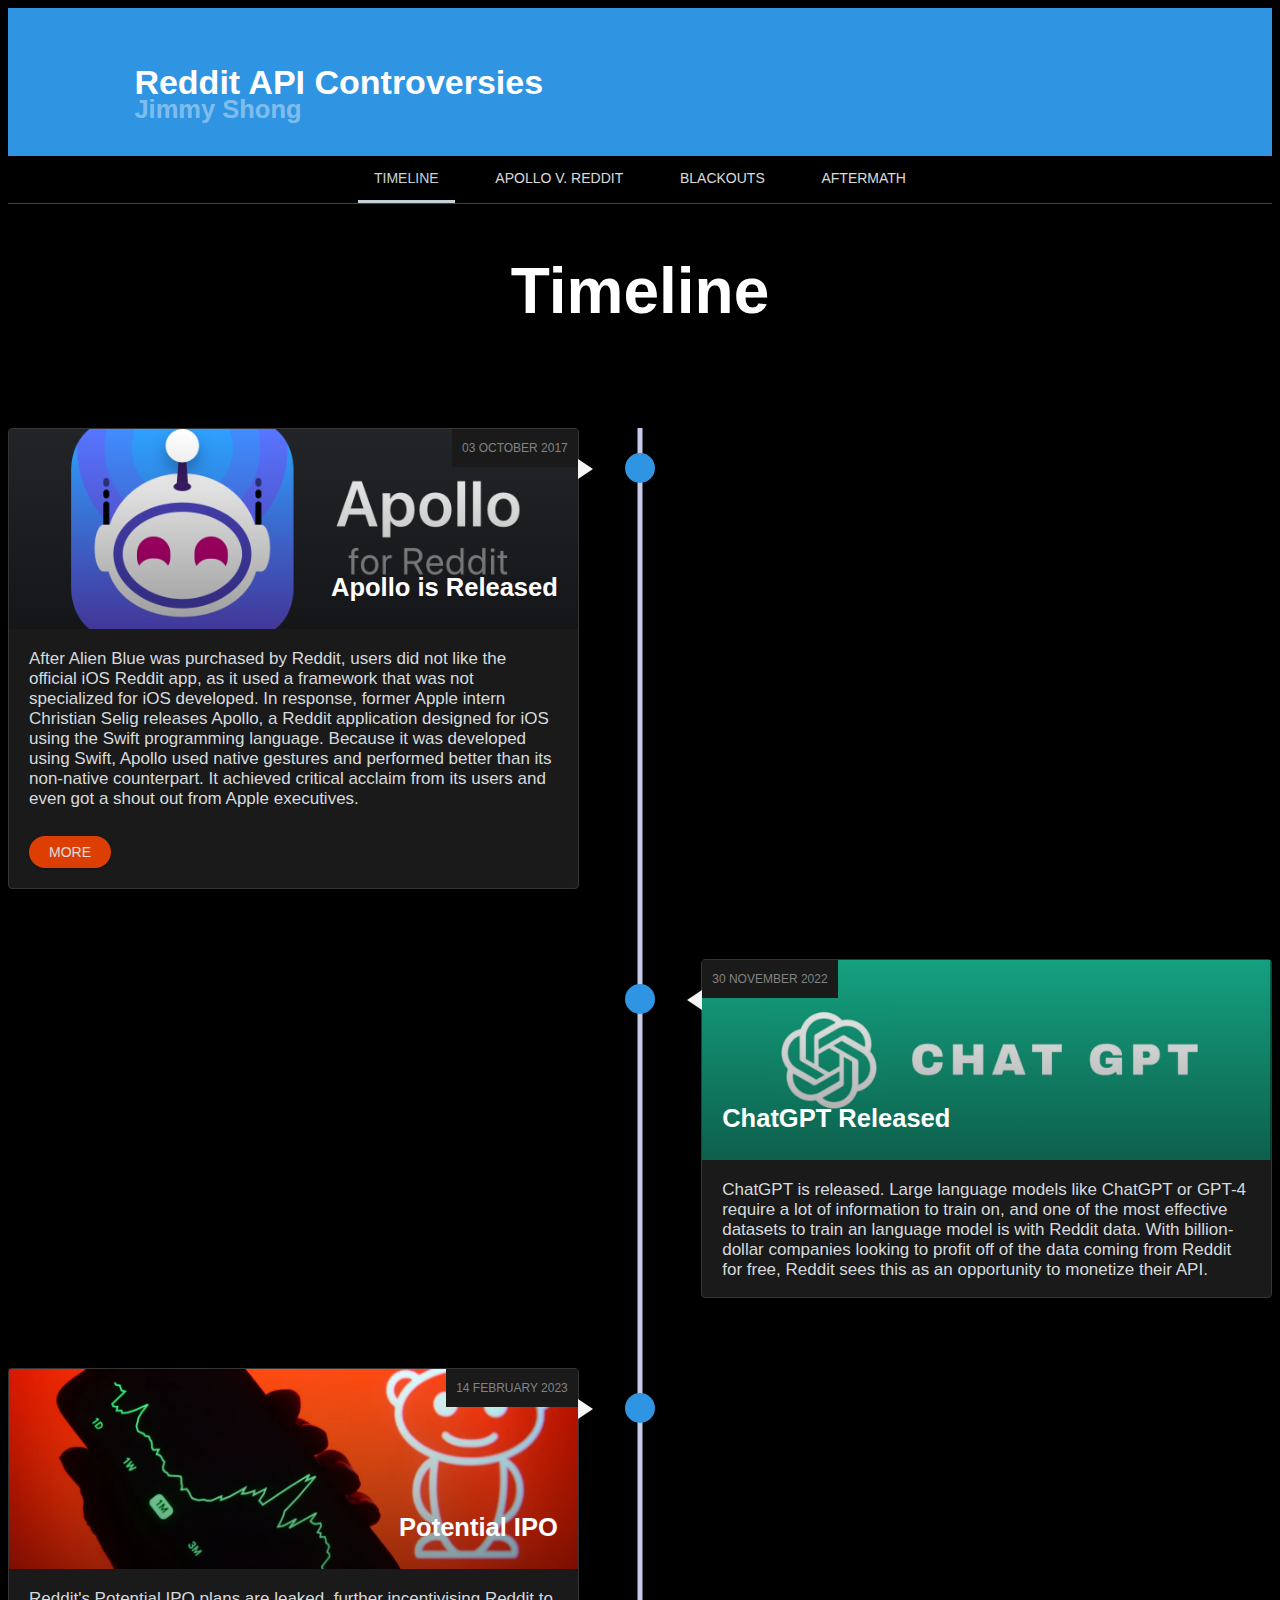
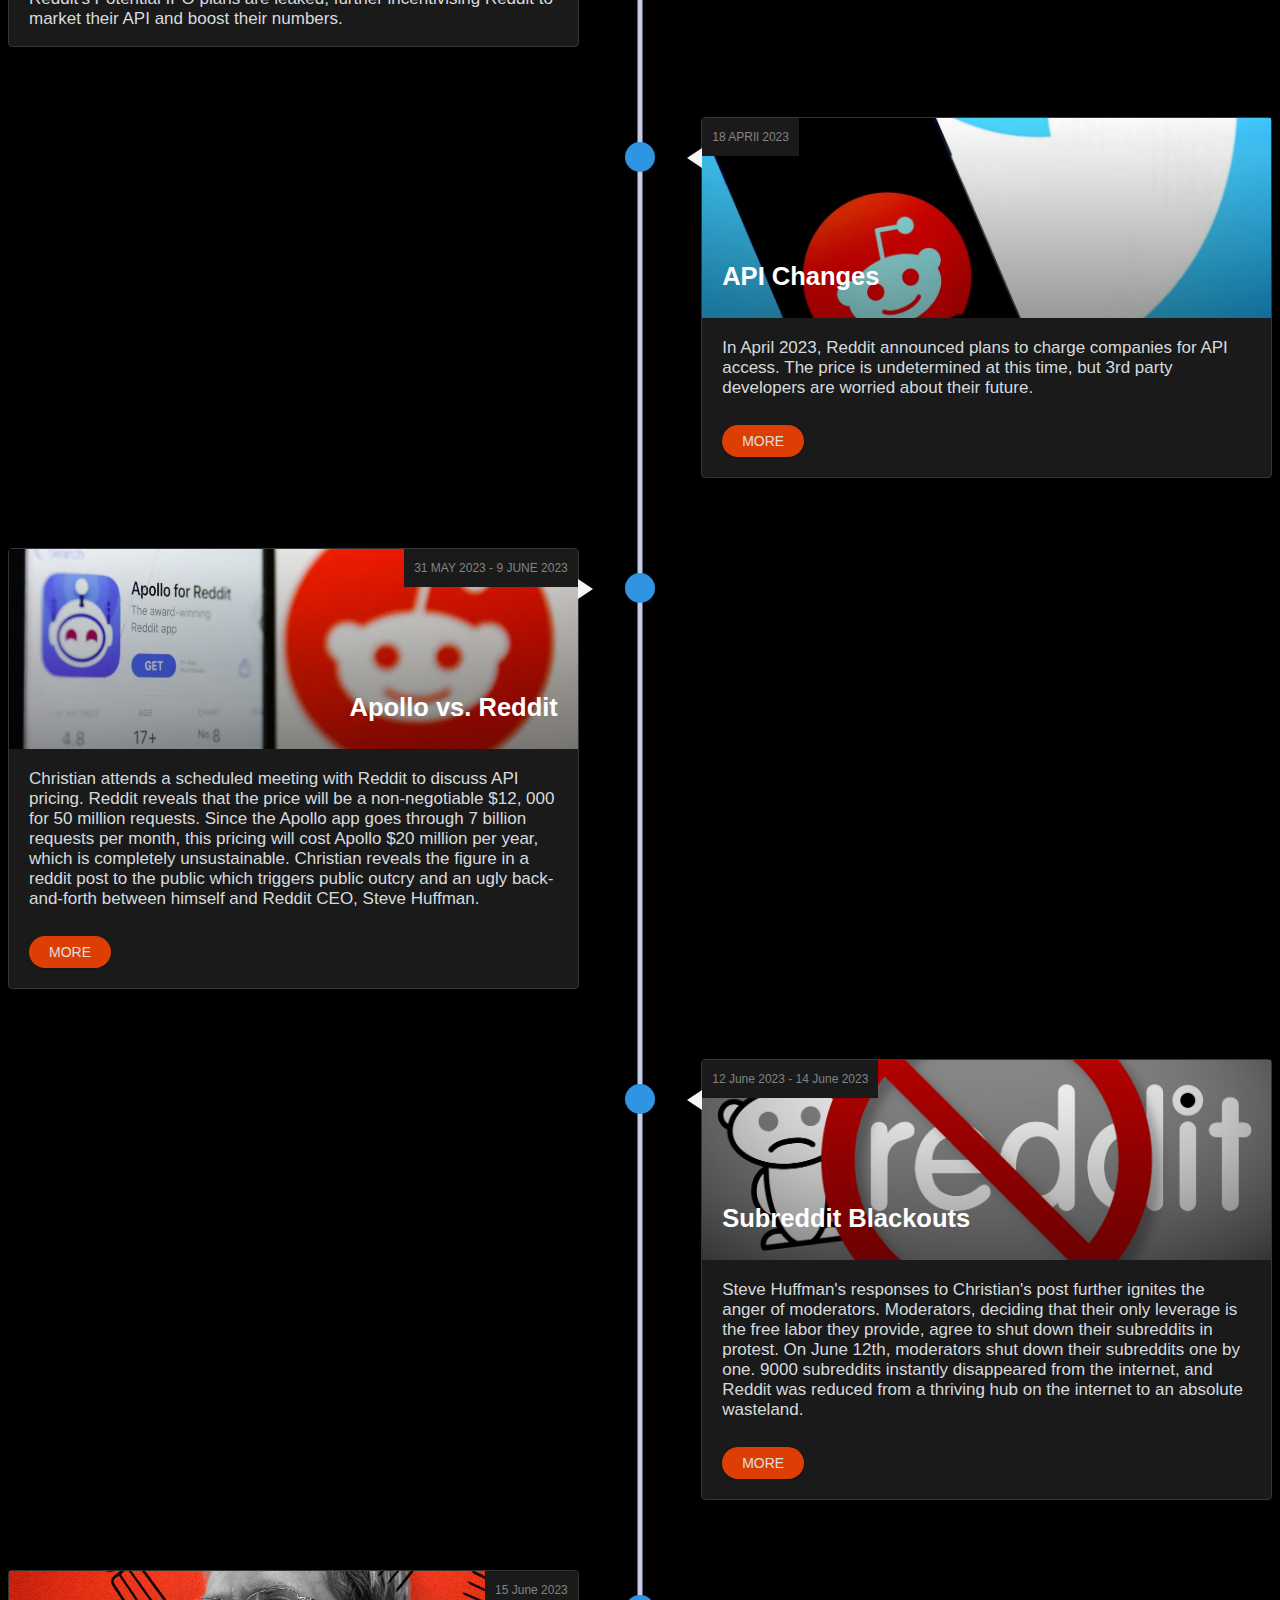
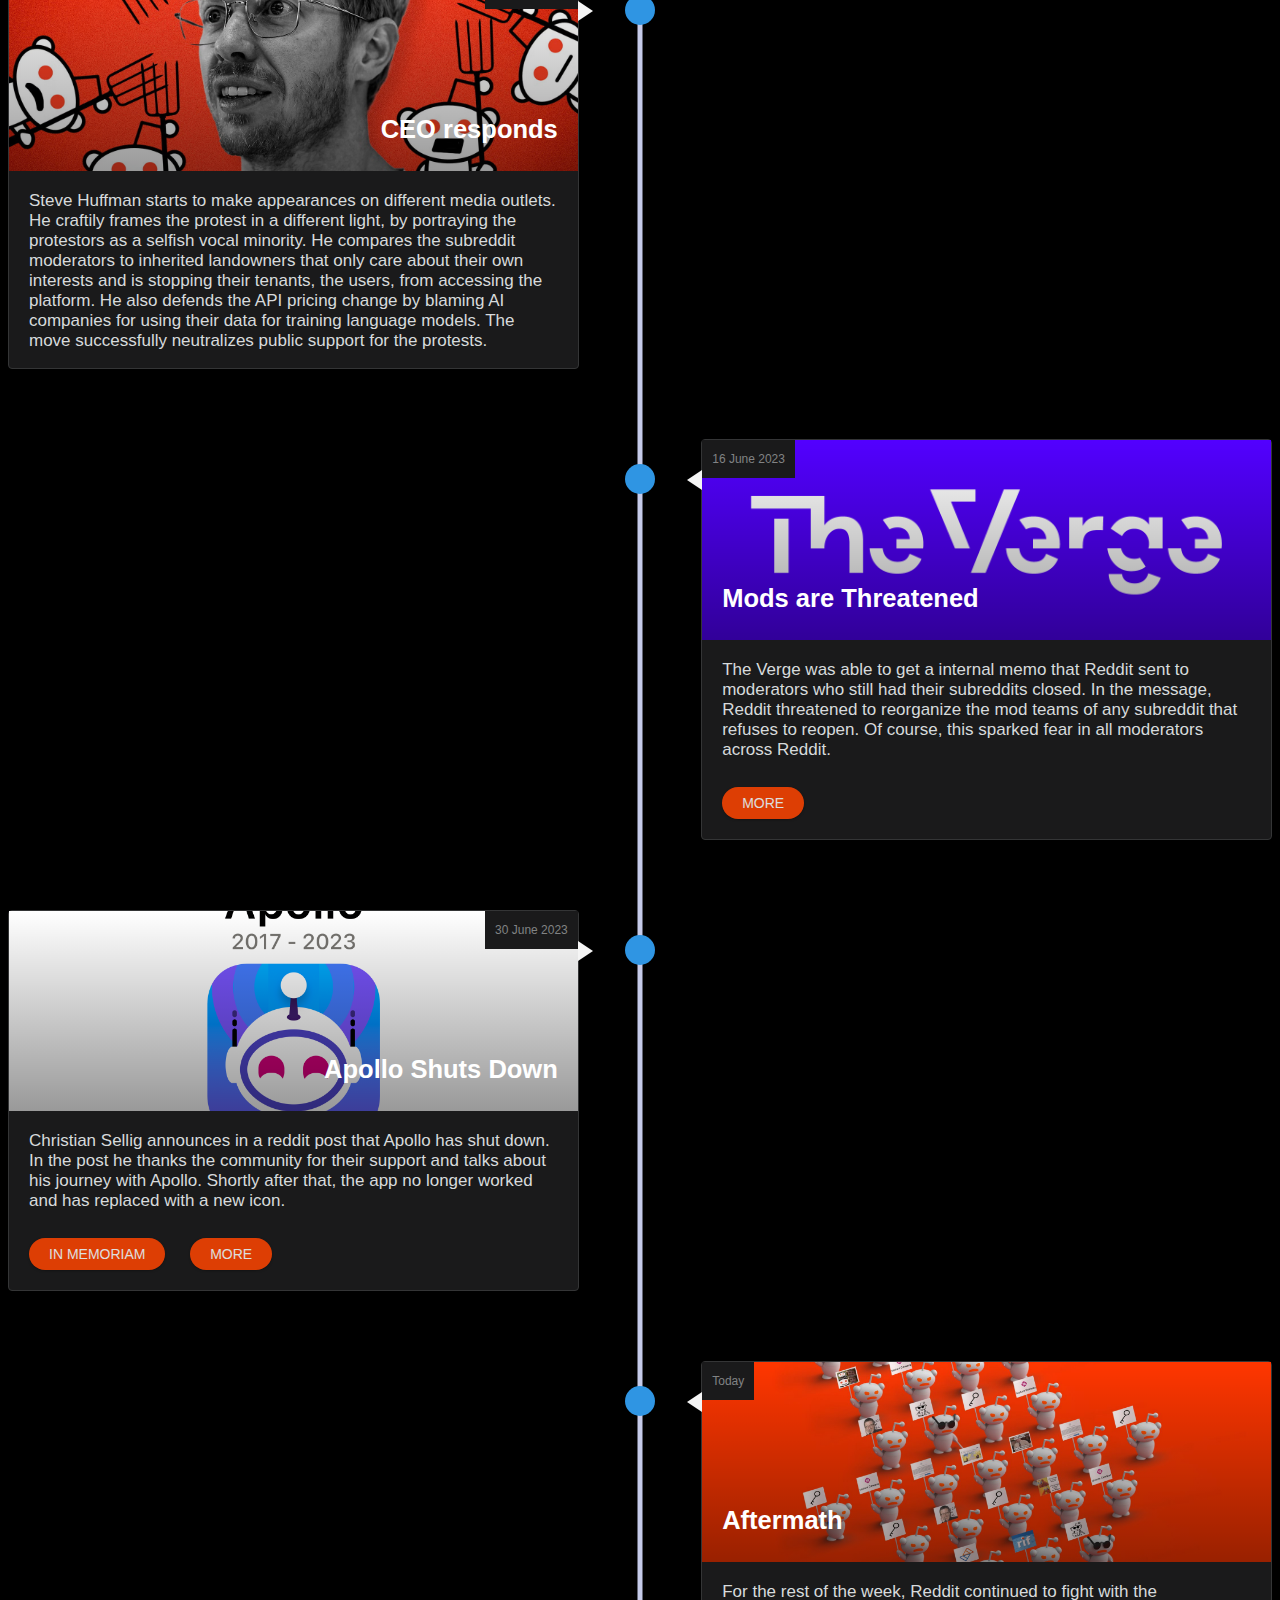
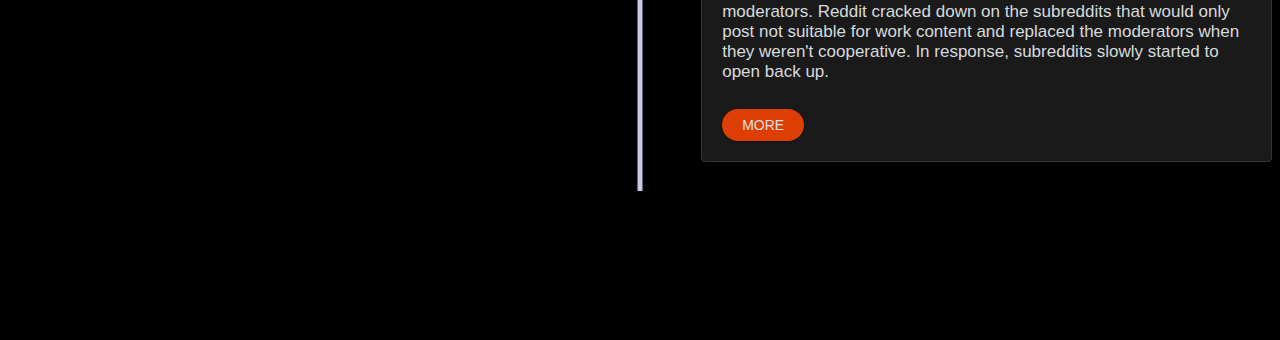
<file: index.html>
<!DOCTYPE html>
<html lang="en">
  <head>
    <meta charset="UTF-8" />
    <meta name="viewport" content="width=device-width, initial-scale=1.0" />
    <title>Document</title>
    <link rel="stylesheet" href="style.css" />
    <link rel="stylesheet" href="https://cdnjs.cloudflare.com/ajax/libs/animate.css/4.1.1/animate.min.css" />
  </head>
  <body>
    <header>
      <div class="container text-center">
        <h1>Reddit API Controversies</h1>
        <h4>Jimmy Shong</h4>
      </div>
    </header>
    <div class="navbar">
      <a href="index.html" class="active">Timeline</a>
      <a href="apollovreddit.html">Apollo v. Reddit</a>
      <a href="protest.html">Blackouts</a>
      <a href="aftermath.html">Aftermath</a>
    </div>
    <div class="container">
      <div class="header">
        <h3>Timeline</h3>
      </div>
    </div>  
    <section class="timeline">
      <div class="timeline-item">
        <div class="timeline-img">
        </div>
        <div class="timeline-content timeline-card animate__fadeInLeft">
          <div style="background: linear-gradient(rgba(0,0,0,0), rgba(0,0,0, .4)), url('./images/apollo-app.png') center center no-repeat; background-size: cover;" class="timeline-img-header"> 
            <h2>Apollo is Released</h2>
          </div>
          <div class="date">03 OCTOBER 2017</div>
          <p>
            After Alien Blue was purchased by Reddit, users did not like the official iOS Reddit app, as it used a framework that was not specialized for iOS developed. In response, former Apple intern Christian Selig releases Apollo, a Reddit application designed for iOS using the Swift programming language. Because it was developed using Swift, Apollo used native gestures and performed better than its non-native counterpart. It achieved critical acclaim from its users and even got a shout out from Apple executives.
          </p>
          <a class="bnt-more" href="https://www.youtube.com/watch?v=MKbPZVDg-Z8" target="_blank">More</a>
        </div>
      </div>  
      <div class="timeline-item">
        <div class="timeline-img">
        </div>
        <div class="timeline-content timeline-card animate__fadeInRight">
          <div style="background: linear-gradient(rgba(0,0,0,0), rgba(0,0,0, .4)), url('./images/ChatGPT.png') center center no-repeat; background-size: cover;" class="timeline-img-header"> 
            <h2>ChatGPT Released</h2>
          </div>
          <div class="date">30 NOVEMBER 2022</div>
          <p>
            ChatGPT is released. Large language models like ChatGPT or GPT-4 require a lot of information to train on, and one of the most effective datasets to train an language model is with Reddit data. With billion-dollar companies looking to profit off of the data coming from Reddit for free, Reddit sees this as an opportunity to monetize their API.
          </p>
        </div>
      </div> 
      <div class="timeline-item">
        <div class="timeline-img">
        </div>
        <div class="timeline-content timeline-card animate__fadeInLeft">
          <div style="background: linear-gradient(rgba(0,0,0,0), rgba(0,0,0, .4)), url('./images/IPO.png') center center no-repeat; background-size: cover;" class="timeline-img-header"> 
            <h2>Potential IPO</h2>
          </div>
          <div class="date">14 FEBRUARY 2023</div>
          <p>
            Reddit's Potential IPO plans are leaked, further incentivising Reddit to market their API and boost their numbers.
          </p>
        </div>
      </div> 
      <div class="timeline-item">
        <div class="timeline-img">
        </div>
        <div class="timeline-content timeline-card animate__fadeInRight">
          <div style="background: linear-gradient(rgba(0,0,0,0), rgba(0,0,0, .4)), url('./images/API.png') center center no-repeat; background-size: cover;" class="timeline-img-header"> 
            <h2>API Changes</h2>
          </div>
          <div class="date">18 APRIl 2023</div>
          <p>
            In April 2023, Reddit announced plans to charge companies for API access. The price is undetermined at this time, but 3rd party developers are worried about their future.
          </p>
          <a class="bnt-more" href="https://www.redditinc.com/blog/2023apiupdates" target="_blank">More</a>
        </div>
      </div> 
      <div class="timeline-item">
        <div class="timeline-img">
        </div>
        <div class="timeline-content timeline-card animate__fadeInLeft">
          <div style="background: linear-gradient(rgba(0,0,0,0), rgba(0,0,0, .4)), url('./images/apollovreddit.png') center center no-repeat; background-size: cover;" class="timeline-img-header"> 
            <h2>Apollo vs. Reddit</h2>
          </div>
          <div class="date">31 MAY 2023 - 9 JUNE 2023</div>
          <p>
            Christian attends a scheduled meeting with Reddit to discuss API pricing. Reddit reveals that the price will be a non-negotiable $12, 000 for 50 million requests. Since the Apollo app goes through 7 billion requests per month, this pricing will cost Apollo $20 million per year, which is completely unsustainable. Christian reveals the figure in a reddit post to the public which triggers public outcry and an ugly back-and-forth between himself and Reddit CEO, Steve Huffman.
          </p>
          <a class="bnt-more" href="apollovreddit.html">More</a>
        </div>
      </div> 
      <div class="timeline-item">
        <div class="timeline-img">
        </div>
        <div class="timeline-content timeline-card animate__fadeInRight">
          <div style="background: linear-gradient(rgba(0,0,0,0), rgba(0,0,0, .4)), url('./images/blackout.png') center center no-repeat; background-size: cover;" class="timeline-img-header"> 
            <h2>Subreddit Blackouts</h2>
          </div>
          <div class="date">12 June 2023 - 14 June 2023</div>
          <p>
            Steve Huffman's responses to Christian's post further ignites the anger of moderators. Moderators, deciding that their only leverage is the free labor they provide, agree to shut down their subreddits in protest. On June 12th, moderators shut down their subreddits one by one. 9000 subreddits instantly disappeared from the internet, and Reddit was reduced from a thriving hub on the internet to an absolute wasteland.
          </p>
          <a class="bnt-more" href="protest.html">More</a>
        </div>
      </div>  
      <div class="timeline-item">
        <div class="timeline-img">
        </div>
        <div class="timeline-content timeline-card animate__fadeInLeft">
          <div style="background: linear-gradient(rgba(0,0,0,0), rgba(0,0,0, .4)), url('./images/huffman.png') center center no-repeat; background-size: cover;" class="timeline-img-header"> 
            <h2>CEO responds</h2>
          </div>
          <div class="date">15 June 2023</div>
          <p>
            Steve Huffman starts to make appearances on different media outlets. He craftily frames the protest in a different light, by portraying the protestors as a selfish vocal minority. He compares the subreddit moderators to inherited landowners that only care about their own interests and is stopping their tenants, the users, from accessing the platform. He also defends the API pricing change by blaming AI companies for using their data for training language models. The move successfully neutralizes public support for the protests.
          </p>
        </div>
      </div>  
      <div class="timeline-item">
        <div class="timeline-img">
        </div>
        <div class="timeline-content timeline-card animate__fadeInRight">
          <div style="background: linear-gradient(rgba(0,0,0,0), rgba(0,0,0, .4)), url('./images/verge.png') center center no-repeat; background-size: cover;" class="timeline-img-header"> 
            <h2>Mods are Threatened</h2>
          </div>
          <div class="date">16 June 2023</div>
          <p>
            The Verge was able to get a internal memo that Reddit sent to moderators who still had their subreddits closed. In the message, Reddit threatened to reorganize the mod teams of any subreddit that refuses to reopen. Of course, this sparked fear in all moderators across Reddit.
          </p>
          <a class="bnt-more" href="https://www.theverge.com/2023/6/16/23763538/reddit-blackout-api-protest-mod-replacement-threat" target="_blank">More</a>
        </div>
      </div> 
      <div class="timeline-item">
        <div class="timeline-img">
        </div>
        <div class="timeline-content timeline-card animate__fadeInLeft">
          <div style="background: linear-gradient(rgba(0,0,0,0), rgba(0,0,0, .4)), url('./images/shutdown.png') center center no-repeat; background-size: cover;" class="timeline-img-header"> 
            <h2>Apollo Shuts Down</h2>
          </div>
          <div class="date">30 June 2023</div>
          <p>
            Christian Sellig announces in a reddit post that Apollo has shut down. In the post he thanks the community for their support and talks about his journey with Apollo. Shortly after that, the app no longer worked and has replaced with a new icon.      
          </p>
          <a class="bnt-more" href="https://www.youtube.com/watch?v=KOFChFxsJ3I" target="_blank">In Memoriam</a>
          <a class="bnt-more" href="https://www.reddit.com/r/apolloapp/comments/14nb5qs/today_is_apollo_for_reddits_last_day_and_i_just/" target="_blank">More</a>
        </div>
      </div> 
      <div class="timeline-item">
        <div class="timeline-img">
        </div>
        <div class="timeline-content timeline-card animate__fadeInRight">
          <div style="background: linear-gradient(rgba(0,0,0,0), rgba(0,0,0, .4)), url('./images/protest.png') center center no-repeat; background-size: cover;" class="timeline-img-header"> 
            <h2>Aftermath</h2>
          </div>
          <div class="date">Today</div>
          <p>
            For the rest of the week, Reddit continued to fight with the moderators. Reddit cracked down on the subreddits that would only post not suitable for work content and replaced the moderators when they weren't cooperative. In response, subreddits slowly started to open back up. 
          </p>
          <a class="bnt-more" href="aftermath.html">More</a>
        </div>
      </div> 
    </section> 
    <script src="script.js"></script>
  </body>
</html>
</file>
<file: style.css>
@font-face {
	font-family: "San Francisco";
	font-weight: 400;
	src: url("https://applesocial.s3.amazonaws.com/assets/styles/fonts/sanfrancisco/sanfranciscodisplay-regular-webfont.woff");
  }


section {
  padding: 100px 0;
}

html, body {
  overflow-x: hidden;
}

body {
  font-family: "San Francisco", "Verdana", "Helvetica", "sans-serif";
  font-size: 17px;
  font-weight: 400;
  color: white;
  background-color: black;

}

h1 {
  font-size: 200%;
  font-weight: 600;
  padding-left: 10%;
}

header {
	background: #2f95e3;
	color: #FFFFFF;
	padding: 32px 0;
}

h4 {
	padding-left: 10%;
	color: rgba(255, 255, 255, .4);
	margin-bottom: 0;
	font-size: 150%;
	margin-top: -30px;
}

.timeline {

	position: relative;

	&::before {
		content: '';
		background: #C5CAE9;
		width: 5px;
		height: 95%;
		position: absolute;
		left: 50%;
		transform: translateX(-50%);
	}
}

.timeline-item {
	width: 100%;
	margin-bottom: 70px;

	&:nth-child(even) {

		.timeline-content {
			float: right;
			padding: 40px 30px 10px 30px;


			.date {
				right: auto;
				left: 0;
			}

			&::after {
				content: '';
				position: absolute;
				border-style: solid;
				width: 0;
				height: 0;
				top: 30px;
				left: -15px;
				border-width: 10px 15px 10px 0;
				border-color: transparent #f5f5f5 transparent transparent;
			}
		}
		.timeline-img-header > h2 {
			color: #FFFFFF;
			position: absolute;
			bottom: 5px;
			left: 20px; 
		}
		/* .timeline-nonimg-header > h2 {
			color: #FFFFFF;
			position: absolute;
			bottom: 5px;
			left: 20px; 
			margin-top: 0px;
			margin-bottom: 0px;
		} */

	}

	&::after {
		content: '';
		display: block;
		clear: both;
	}
}


.timeline-content {
	position: relative;
	width: 45%;
	padding: 10px 30px;
	border-radius: 4px;
	background-color: #1A1A1B;
	color: #D7DADC;
	/* box-shadow: 0 20px 25px -15px rgba(0, 0, 0, .3); */
	border: 1px solid #343536;

	&::after {
		content: '';
		position: absolute;
		border-style: solid;
		width: 0;
		height: 0;
		top: 30px;
		right: -15px;
		border-width: 10px 0 10px 15px;
		border-color: transparent transparent transparent #f5f5f5;
	}
}

.timeline-content{
	padding: 0!important;
}

.timeline-content > p {
	padding: 0 20px;
}

.timeline-content > a {
	margin-left: 20px;
}


.timeline-img {
	width: 30px;
	height: 30px;
	background: #2f95e3;
	border-radius: 50%;
	position: absolute;
	left: 50%;
	margin-top: 25px;
	margin-left: -15px;
}

a {
	background: #ff4500;
	color: #FFFFFF;
	padding: 8px 20px;
	margin-left: 15px;
	text-transform: uppercase;
	font-size: 14px;
	margin-bottom: 20px;
	margin-top: 10px;
	display: inline-block;
	border-radius: 9999px;
	box-shadow: 0 1px 3px -1px rgba(0, 0, 0, .6);
	opacity: 0.85;
	text-decoration: none;


	&:hover {
		opacity:1;
		color: #FFFFFF;
	}
}

.timeline-card { 
	padding: 0!important;

	p {
		padding: 0 20px;
	}

	a {
		margin-left: 20px;
	}
}

.timeline-img-header {
	height: 200px;
	position: relative;
	margin-bottom: 20px;
}

/* .timeline-nonimg-header {
	height: 100px;
	position: relative;
	margin-bottom: 0px;
} */

.timeline-img-header > h2 {
	color: #FFFFFF;
	position: absolute;
	bottom: 5px;
	right: 20px; 
}

/* .timeline-nonimg-header > h2 {
	color: #FFFFFF;
	position: absolute;
	bottom: 5px;
	right: 20px; 
	margin-top: 0px;
	margin-bottom: 0px;
} */

.date {
	color: #818384;
	display: inline-block;
	font-size: 12px;
    font-weight: 400;
    line-height: 18px;
	/* color: #FFFFFF; */
	background-color:#1A1A1B;
	padding: 10px;
	position: absolute;
	top: 0;
	right: 0;
}
.navbar {
	overflow: hidden;
	text-align: center;
	margin-bottom: 50px;
	border-bottom: 1px solid #424246;
}
  
.navbar a {
	border-radius: 0px;
	display: inline-block;
	color: white;
	text-align: center;
	padding: 14px 16px;
	text-decoration: none;
	margin: 0 10px;
	background-color: transparent; 
}
  
.navbar a:hover {
	color: #E9F5FD;
	text-decoration: none;
}
  
  
.navbar a.active {
	color: #E9F5FD;
	border-bottom: 3px solid
}

.header {
	text-align: center;
}

h3 {
  margin:0;
  font-size: 4rem;
}

img {
	width: 100%;
  	height: auto;
	margin: auto 0;
}

.text{
	padding:100px 0;
}

/* width: 45%;
padding: 10px 30px;
border-radius: 4px;
background-color: #1A1A1B;
color: #D7DADC;
box-shadow: 0 20px 25px -15px rgba(0, 0, 0, .3); */

.text-section {
	margin-left: 10%;
	margin-right: 10%;
	margin-bottom: 5%;
	padding: 10px 30px;
	border-radius: 8px;
	background-color: #1A1A1B;
	/* box-shadow: 0 20px 25px -15px rgba(255, 255, 255, 0.3); */
	border: 1px solid #343536;

}

h5 {
	margin:0;
	font-size: 2rem;
	padding-bottom: 1%;
	background-color: #1A1A1B;

}

.text-section > p {
	margin:0;
	font-size: 1rem;
	padding-bottom: 1%;
	background-color: #1A1A1B;

}
	

.graph {
	width: 50%;
	margin: auto 0;
	background-color: #1A1A1B;

}

.animate__fadeInLeft {
	animation: fadeInLeft 1s ease both;
}

.animate__fadeInRight {
	animation: fadeInRight 1s ease both;
}

.animate__fadeIn {
	animation: fadeIn 1s ease both;
}
</file>
